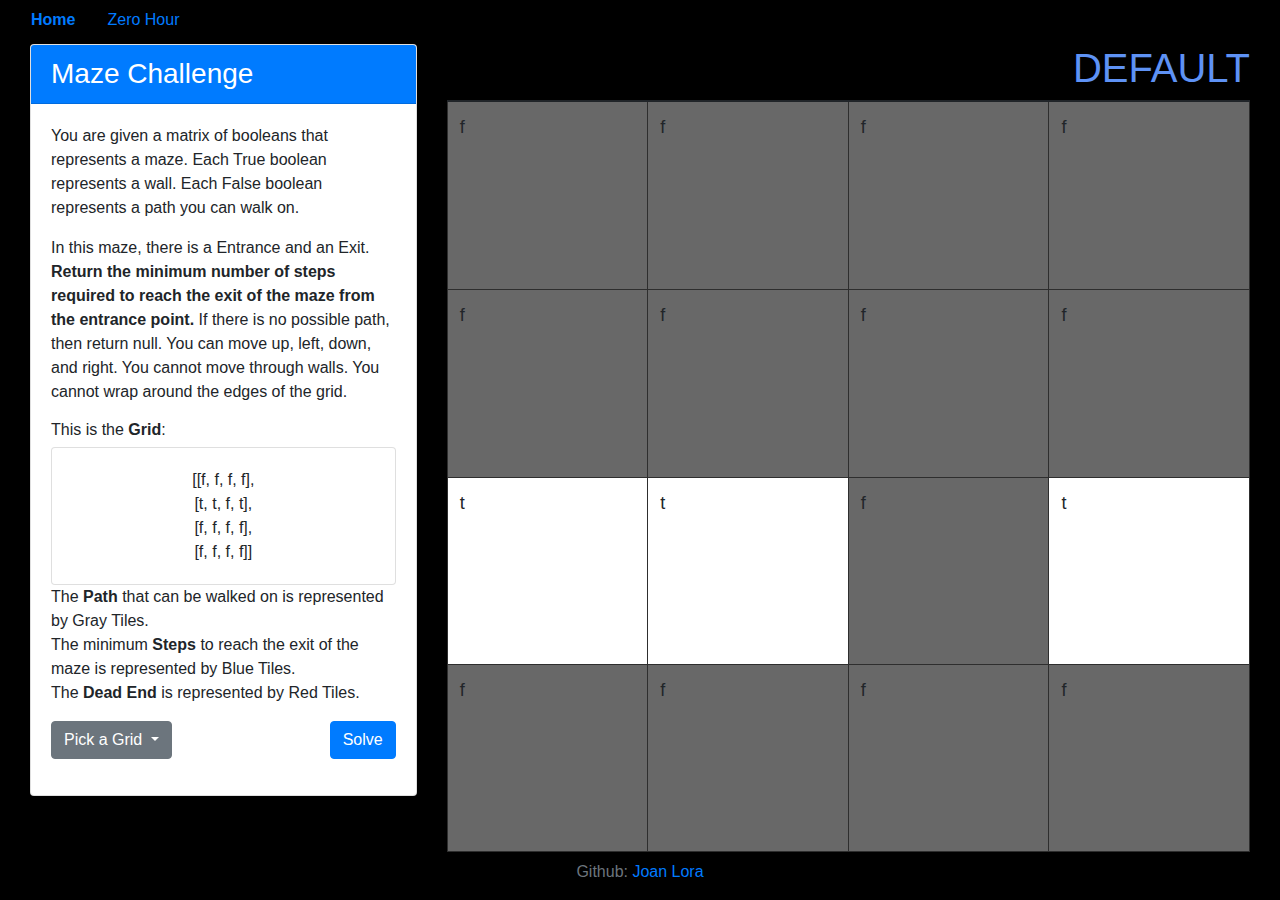
<file: index.html>
<!doctype html>
<html lang="en">

<head>
    <title>Maze Challenge</title>
    <!-- Required meta tags -->
    <meta charset="utf-8">
    <meta name="viewport" content="width=device-width, initial-scale=1, shrink-to-fit=no">
    <link rel="stylesheet" href="style.css">
    <!-- Bootstrap CSS -->
    <link rel="stylesheet" href="https://stackpath.bootstrapcdn.com/bootstrap/4.3.1/css/bootstrap.min.css"
        integrity="sha384-ggOyR0iXCbMQv3Xipma34MD+dH/1fQ784/j6cY/iJTQUOhcWr7x9JvoRxT2MZw1T" crossorigin="anonymous">  
</head>

<body class="d-flex flex-column h-100" onload="displayGrid(grid1,'Default')">
    <div class="container-fluid"> <!--Fills the whole screen-->
        <nav class="nav"> <!--Navigation of pages-->
            <a class="nav-link active" href="index.html">Home</a>
            <a class="nav-link" href="ZeroHour.html">Zero Hour</a>
        </nav>
        <div class="row mt-1 mx-auto">
            <div class="col-md-4"> <!--Left Column, which holds the maze-->
                <!--Card starts here-->
                <div class="card">
                    <h3 class="card-header bg-primary text-white">Maze Challenge</h3> <!--BG is background-->
                    <div class="card-body">
                        <!--Description-->
                        <div>
                            <p>You are given a matrix of booleans that represents a maze. Each True
                                boolean represents a wall. Each False boolean represents a path you can walk on.</p>
                            <p>In this maze, there is a Entrance and an Exit. <b> Return the minimum number
                                of steps required to reach the exit of the maze from the entrance point. </b> If there is no possible
                                path, then return null. You can move up, left, down, and right. You cannot move through
                                walls. You cannot wrap around the edges of the grid. </p>
                        </div>
                        <div>
                            <h6>This is the <b> Grid</b>:</h6> 
                            <div class="card card-body card-text text-center gridstyle">
                                [[f, f, f, f],<br>
                                [t, t, f, t],<br>
                                [f, f, f, f],<br>
                                [f, f, f, f]]
                            </div>
                            <p>
                            The <b> Path </b> that can be walked on is represented by Gray Tiles. 
                            <br> The minimum <b> Steps </b> to reach the exit of the maze is represented by Blue Tiles.  <br>
                            The <b> Dead End </b> is represented by Red Tiles.
                            </p>

                            <!--Button-->
                            <div class="row">
                                <div class="col">
                                    <div class="dropdown">
                                        <button class="btn btn-secondary dropdown-toggle" type="button"
                                            id="dropdownMenuButton" data-toggle="dropdown" aria-haspopup="true"
                                            aria-expanded="false">
                                            Pick a Grid
                                        </button>
                                        <div class="dropdown-menu" aria-labelledby="dropdownMenuButton">
                                            <button class="dropdown-item" id="btnGrid1"
                                                onclick="displayGrid(grid1,'Default')"
                                                type="button">Default</button>
                                            <button class="dropdown-item" id="btnGrid2"
                                                onclick="displayGrid(grid2,'More Complicated Maze')"
                                                type="button">More
                                                Complicated Maze</button>
                                        </div>
                                    </div>
                                </div>
                                <div class="col text-right">
                                    <button class="btn btn-primary" onclick="solveMaze()">Solve</button>
                                </div>
                            </div>
                            <div class="row align-items-start">
                                <div class="col align-self-start text-success mt-3" id="results"></div>
                            </div>

                        </div>
                    </div>
                </div>
            </div>
            <div class="col-md-8"> <!-- Right Column -->
                <h1 id="gridTitle" colorValue="default">Grid 1 - Default</h1>
                <table id="gridDisplay" class="table h-100 gridStyle"> 
                    <!--Displays Grid Sqaures here-->
                </table>
            </div>
        </div>

    </div>
    <footer class="footer mt-auto py-3">
        <div class="text-center">
            <span class="text-muted">Github: <a href = "https://github.com/joanlora" target="_blank"> Joan Lora </a></span>
        </div>
    </footer>

    <!--load after the page loads-->
    <script src="template.js"></script>
    <script src="mazerunner.js"></script>
    <script src="https://code.jquery.com/jquery-3.3.1.slim.min.js"
        integrity="sha384-q8i/X+965DzO0rT7abK41JStQIAqVgRVzpbzo5smXKp4YfRvH+8abtTE1Pi6jizo" crossorigin="anonymous">
    </script>
    <script src="https://cdnjs.cloudflare.com/ajax/libs/popper.js/1.14.7/umd/popper.min.js"
        integrity="sha384-UO2eT0CpHqdSJQ6hJty5KVphtPhzWj9WO1clHTMGa3JDZwrnQq4sF86dIHNDz0W1" crossorigin="anonymous">
    </script>
    <script src="https://stackpath.bootstrapcdn.com/bootstrap/4.3.1/js/bootstrap.min.js"
        integrity="sha384-JjSmVgyd0p3pXB1rRibZUAYoIIy6OrQ6VrjIEaFf/nJGzIxFDsf4x0xIM+B07jRM" crossorigin="anonymous">
    </script>

</body>

</html>
</file>
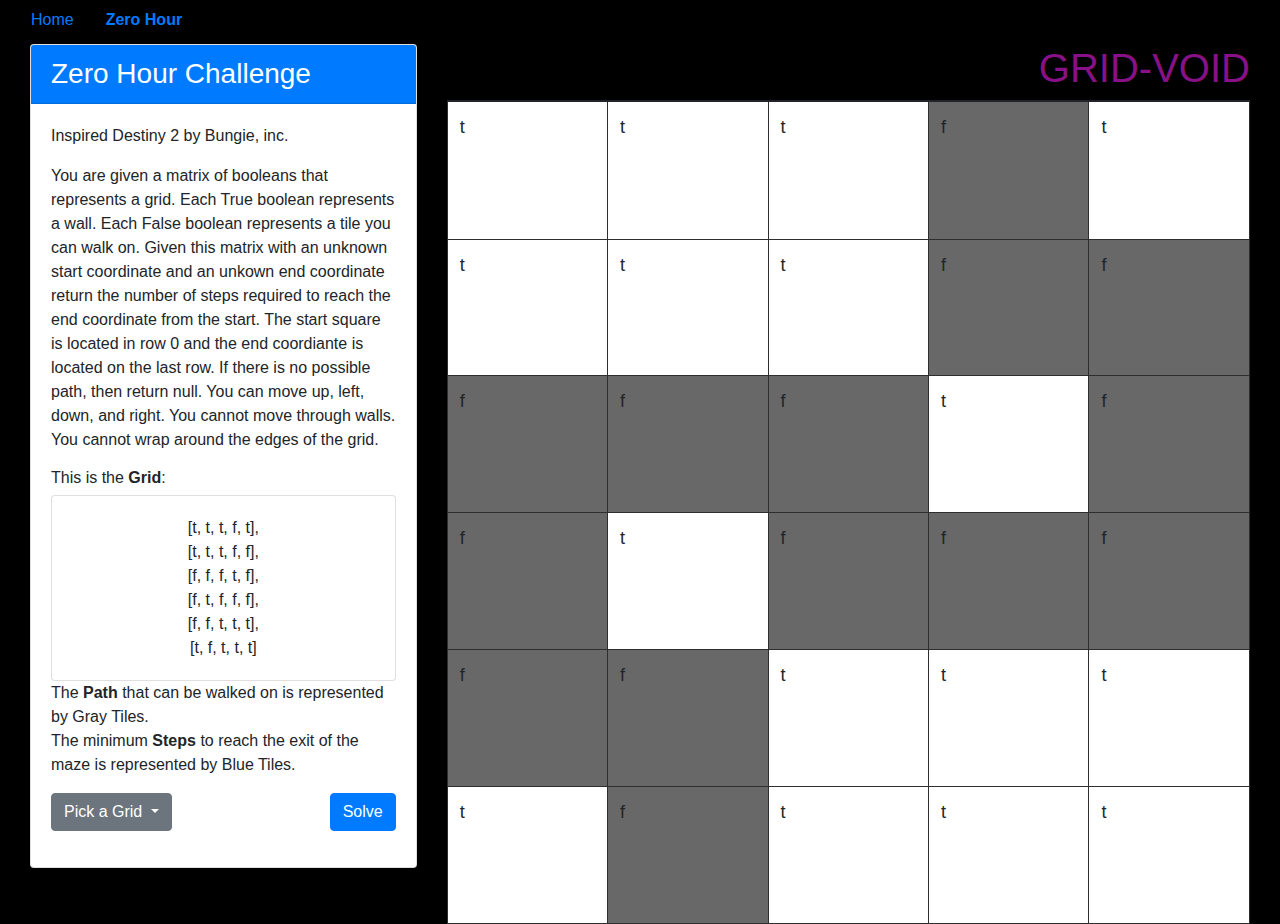
<file: ZeroHour.html>
<!doctype html>
<html lang="en">

<head>
    <title>Zero Hour Challenge</title>
    <!-- Required meta tags -->
    <meta charset="utf-8">
    <meta name="viewport" content="width=device-width, initial-scale=1, shrink-to-fit=no">
    <link rel="stylesheet" href="style.css">
    <!-- Bootstrap CSS -->
    <link rel="stylesheet" href="https://stackpath.bootstrapcdn.com/bootstrap/4.3.1/css/bootstrap.min.css"
        integrity="sha384-ggOyR0iXCbMQv3Xipma34MD+dH/1fQ784/j6cY/iJTQUOhcWr7x9JvoRxT2MZw1T" crossorigin="anonymous">
</head>

<body class="d-flex flex-column h-100" onload="displayGrid(grid3,'Grid-void')">
    <div class="container-fluid">
        <nav class="nav">
            <a class="nav-link " href="Index.html">Home</a>
            <a class="nav-link active" href="ZeroHour.html">Zero Hour</a>
        </nav>
        <div class="row mt-1 mx-auto">
            <div class="col-md-4">
                <div class="card">
                    <h3 class="card-header bg-primary text-white">Zero Hour Challenge </h3>
                    <div class="card-body">
                        <!--description for coding challenge-->
                        <div>
                            <p> Inspired Destiny 2 by Bungie, inc.</p>
                            <p> You are given a matrix of booleans that represents a grid. Each True
                                boolean represents a wall. Each False boolean represents a tile you can walk on.
                                Given this matrix with an unknown start coordinate and an unkown end coordinate return
                                the number of steps required to reach the end coordinate from the start. The start
                                square is located in row 0 and the end coordiante is located on the last row. If there is no
                                possible path, then return null. You can move up, left, down, and right. You cannot move
                                through walls. You cannot wrap around the edges of the grid.</p>
                        </div>
                        <div>
                            <h6>This is the <b> Grid</b>:</h6>
                            <div class="card card-body card-text text-center gridstyle">
                                [t, t, t, f, t],<br>
                                [t, t, t, f, f],<br>
                                [f, f, f, t, f],<br>
                                [f, t, f, f, f],<br>
                                [f, f, t, t, t],<br>
                                [t, f, t, t, t]
                            </div>
                            <p> 
                                The <b> Path </b> that can be walked on is represented by Gray Tiles. 
                                <br> The minimum <b> Steps </b> to reach the exit of the maze is represented by Blue Tiles.
                                
                            </p>
                            <div class="row">
                                <div class="col">
                                    <div class="dropdown">
                                        <button class="btn btn-secondary dropdown-toggle" type="button"
                                            id="dropdownMenuButton" data-toggle="dropdown" aria-haspopup="true"
                                            aria-expanded="false">
                                            Pick a Grid
                                        </button>
                                        <div class="dropdown-menu" aria-labelledby="dropdownMenuButton">
                                            <button class="dropdown-item" id="btnGrid3"
                                                onclick="displayGrid(grid3,'Grid-void')"
                                                type="button">Grid-Void</button>
                                            <button class="dropdown-item" id="btnGrid4"
                                                onclick="displayGrid(grid4,'Grid-arc')"
                                                type="button">Grid-Arc</button>
                                            <button class="dropdown-item" id="btnGrid5"
                                                onclick="displayGrid(grid5,'Grid-solar')"
                                                type="button">Grid-Solar</button>
                                        </div>
                                    </div>
                                </div>
                                <div class="col text-right">
                                    <button class="btn btn-primary" onclick="solveMazeZH()">Solve</button>
                                </div>
                            </div>
                            <div class="row align-items-start">
                                <div class="col align-self-start text-success mt-3 " id="results"></div>
                            </div>

                        </div>
                    </div>
                </div>
            </div>
            <div class="col-md-8">
                <h1 id="gridTitle" colorValue="void">Grid-void</h1>
                <table id="gridDisplay" class="table h-100 gridStyle">
                    <!--template for grid items go here-->
                </table>
            </div>
        </div>
    </div>
    <footer class="footer mt-auto py-3">
        <div class="container text-center">
            <span class="text-muted">Learn to Code at <a href="https://coderfoundry.com" target="_blank">Coder
                    Foundry</a></span>
        </div>
    </footer>

    <script src="template.js"></script>
    <script src="mazerunner.js"></script>
    <script src="https://code.jquery.com/jquery-3.3.1.slim.min.js"
        integrity="sha384-q8i/X+965DzO0rT7abK41JStQIAqVgRVzpbzo5smXKp4YfRvH+8abtTE1Pi6jizo" crossorigin="anonymous">
    </script>
    <script src="https://cdnjs.cloudflare.com/ajax/libs/popper.js/1.14.7/umd/popper.min.js"
        integrity="sha384-UO2eT0CpHqdSJQ6hJty5KVphtPhzWj9WO1clHTMGa3JDZwrnQq4sF86dIHNDz0W1" crossorigin="anonymous">
    </script>
    <script src="https://stackpath.bootstrapcdn.com/bootstrap/4.3.1/js/bootstrap.min.js"
        integrity="sha384-JjSmVgyd0p3pXB1rRibZUAYoIIy6OrQ6VrjIEaFf/nJGzIxFDsf4x0xIM+B07jRM" crossorigin="anonymous">
    </script>


</body>

</html>
</file>
<file: style.css>
body,
html {
    padding: 15;
    height: 100%;
    background: #000000;
    background: linear-gradient(to right, #000000, #000000);
    /* W3C, IE 10+/ Edge, Firefox 16+, Chrome 26+, Opera 12+, Safari 7+ */

}

#gridTitle {
    font-family: Impact, Haettenschweiler, 'Arial Narrow Bold', sans-serif;
    text-align-last: right;
    text-transform: uppercase;
}

[colorValue~="default"] {
    color: rgb(94, 146, 245);
}

[colorValue~="void"] {
    color: rgb(136, 17, 136);
}

[colorValue~="arc"] {
    color: rgb(12, 151, 238);
}

[colorValue~="solar"] {
    color: rgb(243, 117, 0);
}

.gridStyle {
    border: 1px solid rgb(46, 46, 46);
    border-top: 2px solid;
    font-size: large;
    font-family: 'Trebuchet MS', 'Lucida Sans Unicode', 'Lucida Grande', 'Lucida Sans', Arial, sans-serif;
}

a[class~="active"] {
    font-weight: bold;
}

[blockValue~="deadend"] {
    background-color: rgb(243, 7, 7);
}

[blockValue~="path"] {
    background-color: rgb(104, 104, 104);
}

[blockValue~="wall"] {
    background-color: rgb(255, 255, 255);
}

[blockValue~="step"] {
    background-color: rgb(94, 146, 245);
}
</file>
